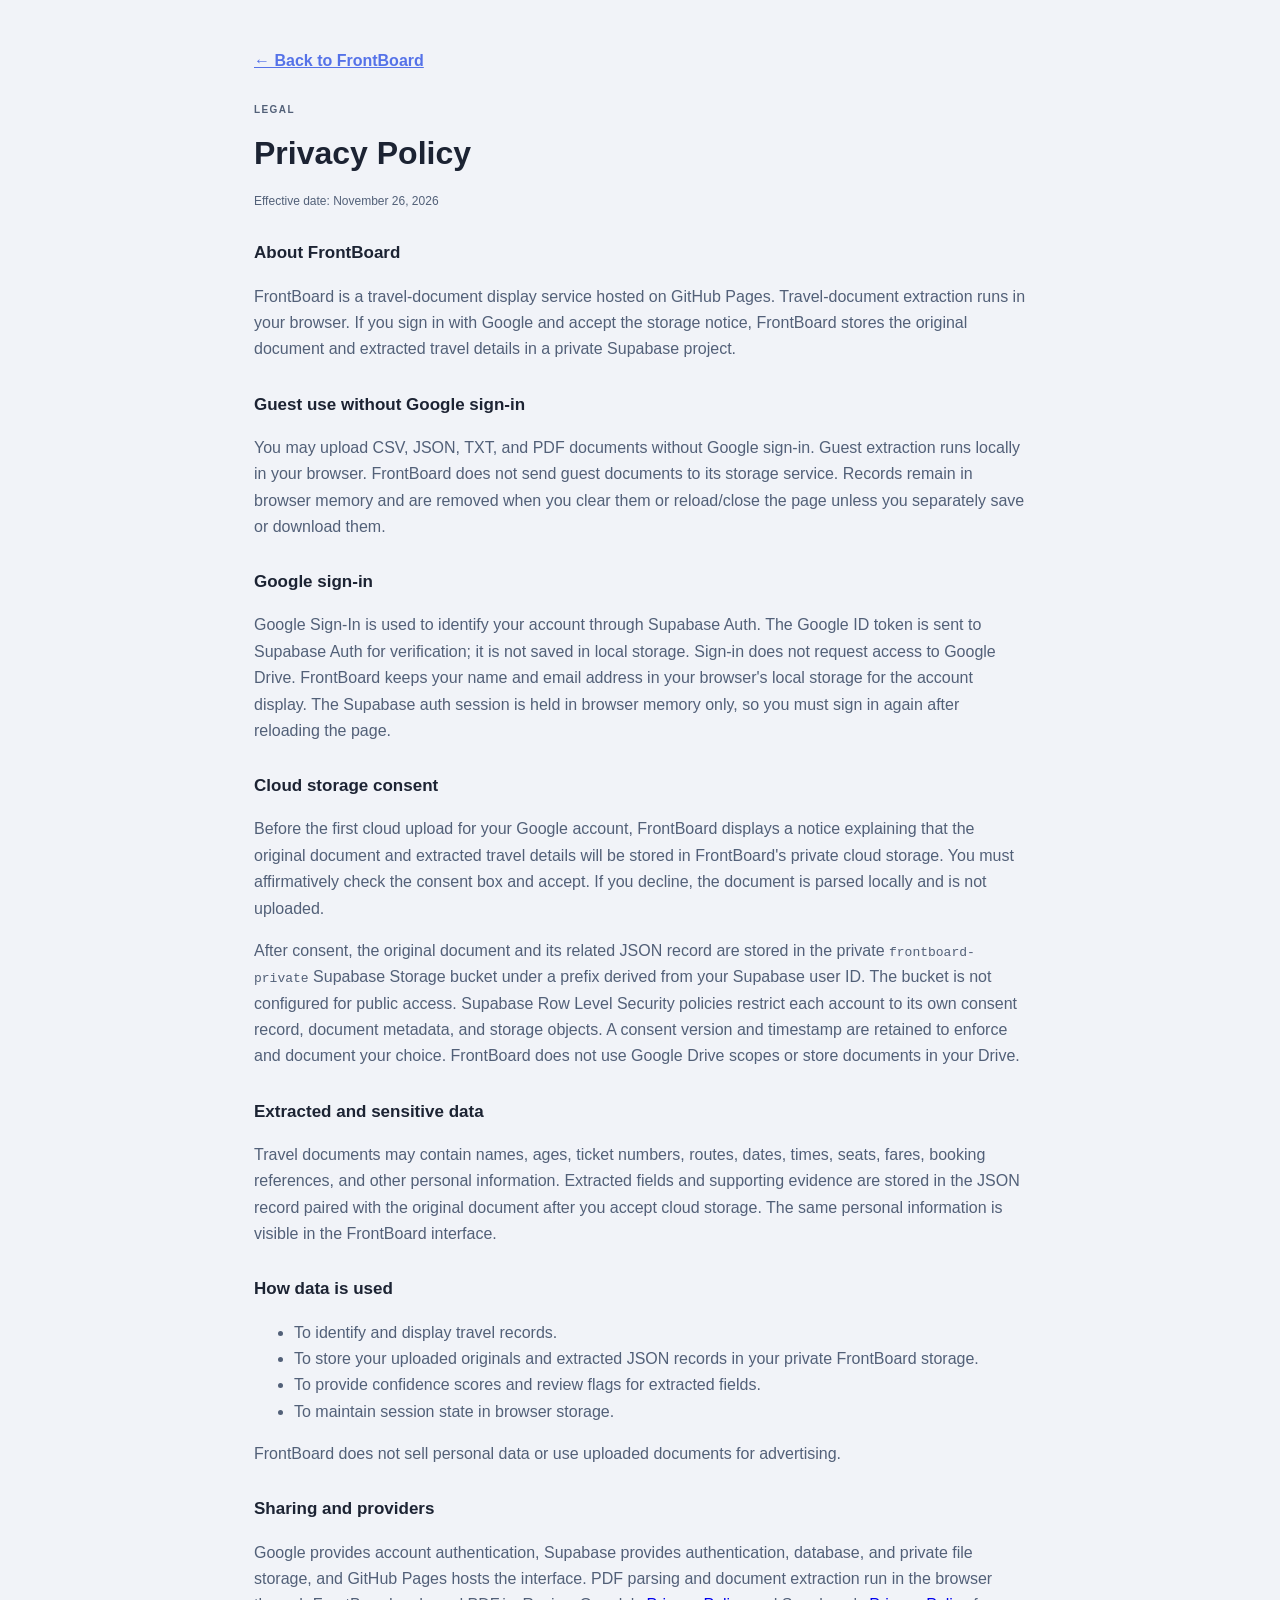
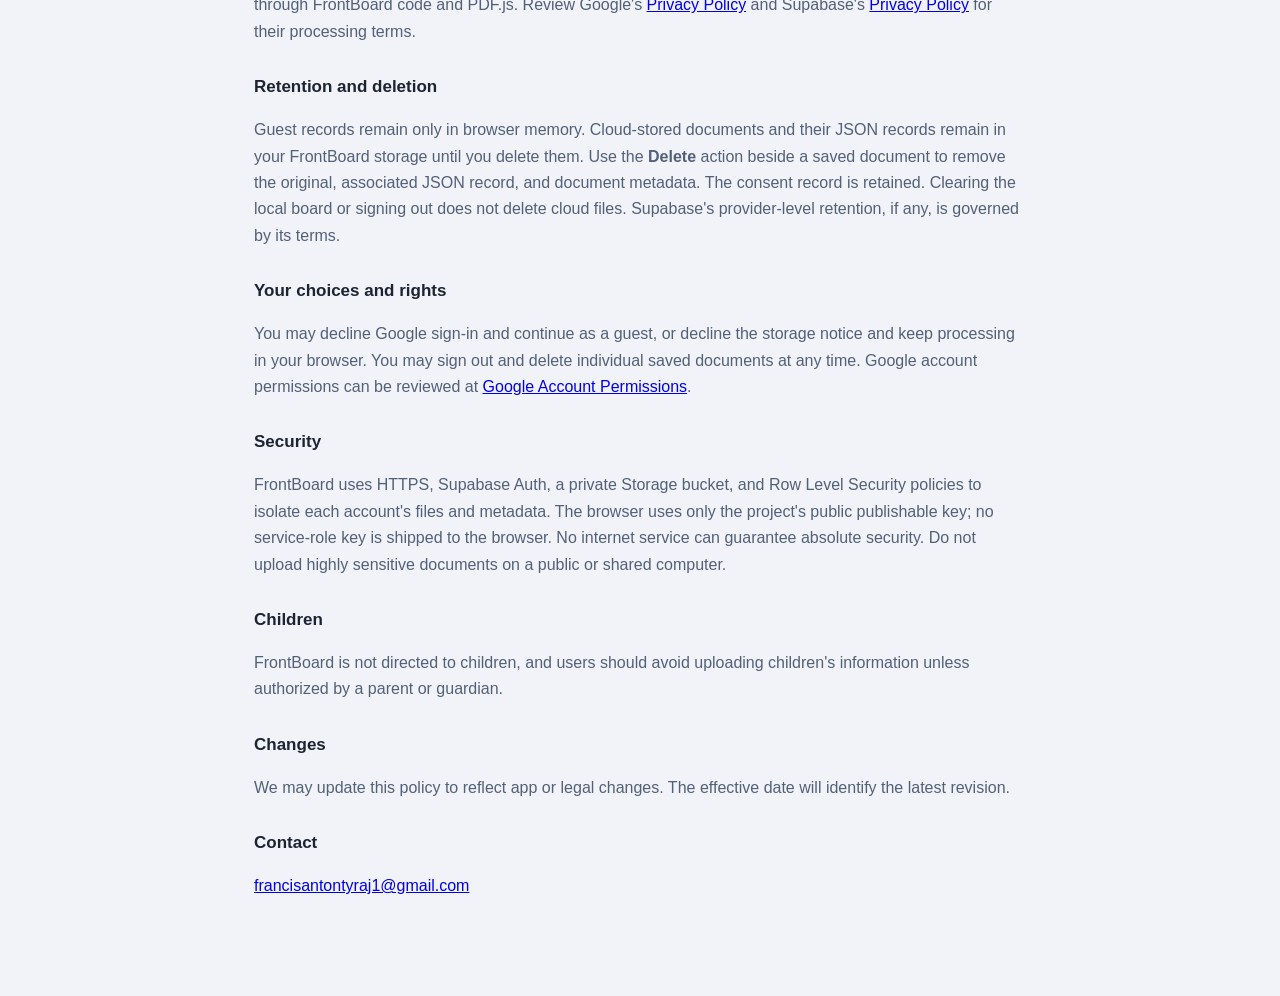
<file: privacy.html>
<!doctype html>
<html lang="en">
  <head>
    <meta charset="utf-8">
    <meta name="viewport" content="width=device-width, initial-scale=1">
    <title>FrontBoard Privacy Policy</title>
    <link rel="stylesheet" href="styles.css">
  </head>
  <body class="legal-page">
    <main class="legal-document">
      <a class="legal-back" href="./">&larr; Back to FrontBoard</a>
      <p class="eyebrow">LEGAL</p>
      <h1>Privacy Policy</h1>
      <p class="legal-effective">Effective date: November 26, 2026</p>

      <h2>About FrontBoard</h2>
      <p>FrontBoard is a travel-document display service hosted on GitHub Pages. Travel-document extraction runs in your browser. If you sign in with Google and accept the storage notice, FrontBoard stores the original document and extracted travel details in a private Supabase project.</p>

      <h2>Guest use without Google sign-in</h2>
      <p>You may upload CSV, JSON, TXT, and PDF documents without Google sign-in. Guest extraction runs locally in your browser. FrontBoard does not send guest documents to its storage service. Records remain in browser memory and are removed when you clear them or reload/close the page unless you separately save or download them.</p>

      <h2>Google sign-in</h2>
      <p>Google Sign-In is used to identify your account through Supabase Auth. The Google ID token is sent to Supabase Auth for verification; it is not saved in local storage. Sign-in does not request access to Google Drive. FrontBoard keeps your name and email address in your browser's local storage for the account display. The Supabase auth session is held in browser memory only, so you must sign in again after reloading the page.</p>

      <h2>Cloud storage consent</h2>
      <p>Before the first cloud upload for your Google account, FrontBoard displays a notice explaining that the original document and extracted travel details will be stored in FrontBoard's private cloud storage. You must affirmatively check the consent box and accept. If you decline, the document is parsed locally and is not uploaded.</p>
      <p>After consent, the original document and its related JSON record are stored in the private <code>frontboard-private</code> Supabase Storage bucket under a prefix derived from your Supabase user ID. The bucket is not configured for public access. Supabase Row Level Security policies restrict each account to its own consent record, document metadata, and storage objects. A consent version and timestamp are retained to enforce and document your choice. FrontBoard does not use Google Drive scopes or store documents in your Drive.</p>

      <h2>Extracted and sensitive data</h2>
      <p>Travel documents may contain names, ages, ticket numbers, routes, dates, times, seats, fares, booking references, and other personal information. Extracted fields and supporting evidence are stored in the JSON record paired with the original document after you accept cloud storage. The same personal information is visible in the FrontBoard interface.</p>

      <h2>How data is used</h2>
      <ul>
        <li>To identify and display travel records.</li>
        <li>To store your uploaded originals and extracted JSON records in your private FrontBoard storage.</li>
        <li>To provide confidence scores and review flags for extracted fields.</li>
        <li>To maintain session state in browser storage.</li>
      </ul>
      <p>FrontBoard does not sell personal data or use uploaded documents for advertising.</p>

      <h2>Sharing and providers</h2>
      <p>Google provides account authentication, Supabase provides authentication, database, and private file storage, and GitHub Pages hosts the interface. PDF parsing and document extraction run in the browser through FrontBoard code and PDF.js. Review Google's <a href="https://policies.google.com/privacy?hl=en" rel="noopener" target="_blank">Privacy Policy</a> and Supabase's <a href="https://supabase.com/privacy" rel="noopener" target="_blank">Privacy Policy</a> for their processing terms.</p>

      <h2>Retention and deletion</h2>
      <p>Guest records remain only in browser memory. Cloud-stored documents and their JSON records remain in your FrontBoard storage until you delete them. Use the <strong>Delete</strong> action beside a saved document to remove the original, associated JSON record, and document metadata. The consent record is retained. Clearing the local board or signing out does not delete cloud files. Supabase's provider-level retention, if any, is governed by its terms.</p>

      <h2>Your choices and rights</h2>
      <p>You may decline Google sign-in and continue as a guest, or decline the storage notice and keep processing in your browser. You may sign out and delete individual saved documents at any time. Google account permissions can be reviewed at <a href="https://myaccount.google.com/permissions" rel="noopener">Google Account Permissions</a>.</p>

      <h2>Security</h2>
      <p>FrontBoard uses HTTPS, Supabase Auth, a private Storage bucket, and Row Level Security policies to isolate each account's files and metadata. The browser uses only the project's public publishable key; no service-role key is shipped to the browser. No internet service can guarantee absolute security. Do not upload highly sensitive documents on a public or shared computer.</p>

      <h2>Children</h2>
      <p>FrontBoard is not directed to children, and users should avoid uploading children's information unless authorized by a parent or guardian.</p>

      <h2>Changes</h2>
      <p>We may update this policy to reflect app or legal changes. The effective date will identify the latest revision.</p>

      <h2>Contact</h2>
      <p><a href="mailto:francisantontyraj1@gmail.com">francisantontyraj1@gmail.com</a></p>

    </main>
  </body>
</html>
</file>
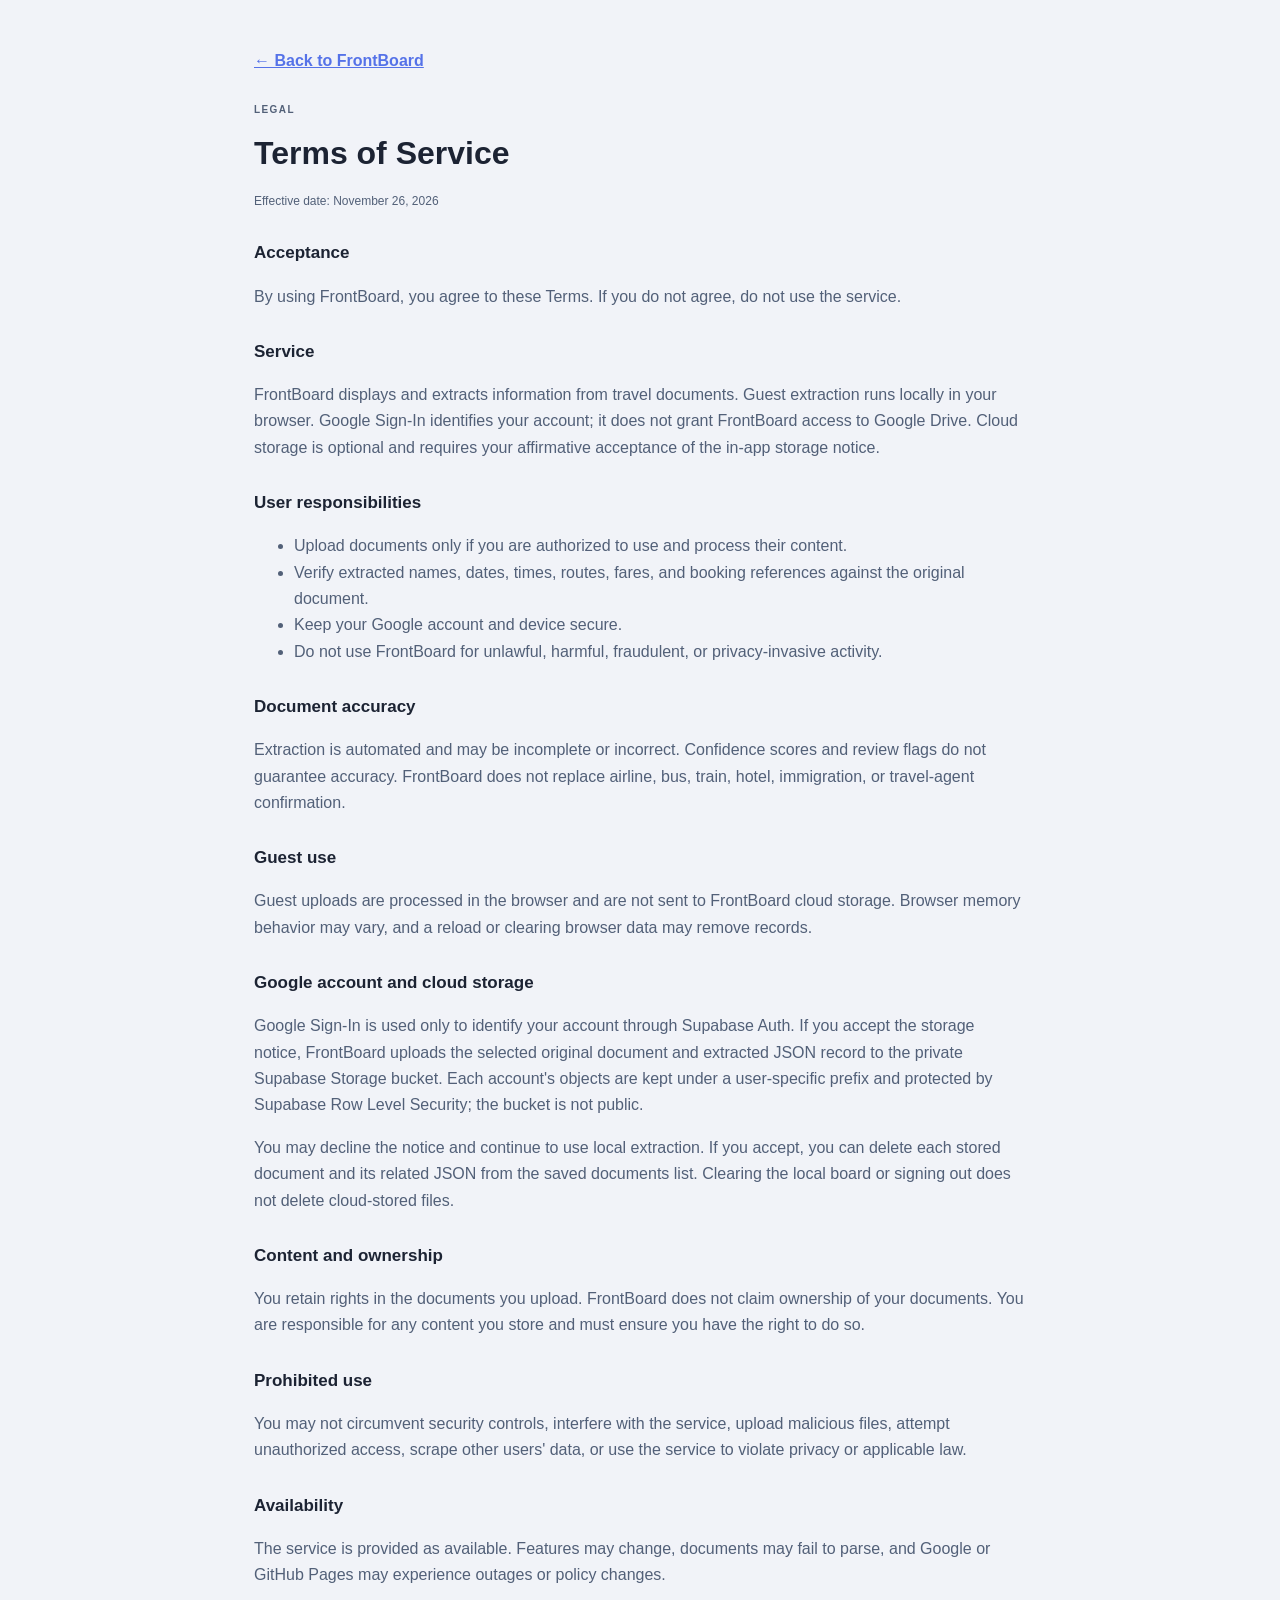
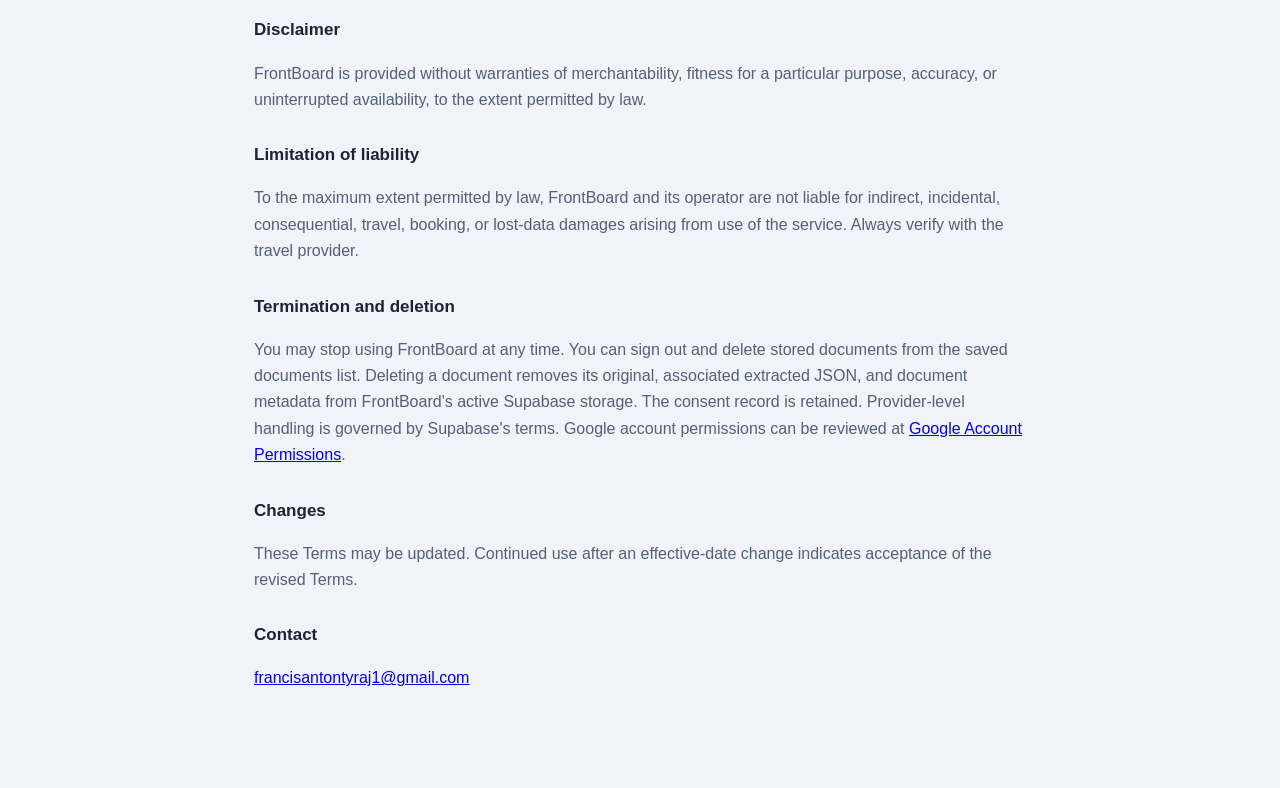
<file: terms.html>
<!doctype html>
<html lang="en">
  <head>
    <meta charset="utf-8">
    <meta name="viewport" content="width=device-width, initial-scale=1">
    <title>FrontBoard Terms of Service</title>
    <link rel="stylesheet" href="styles.css">
  </head>
  <body class="legal-page">
    <main class="legal-document">
      <a class="legal-back" href="./">&larr; Back to FrontBoard</a>
      <p class="eyebrow">LEGAL</p>
      <h1>Terms of Service</h1>
      <p class="legal-effective">Effective date: November 26, 2026</p>

      <h2>Acceptance</h2>
      <p>By using FrontBoard, you agree to these Terms. If you do not agree, do not use the service.</p>

      <h2>Service</h2>
      <p>FrontBoard displays and extracts information from travel documents. Guest extraction runs locally in your browser. Google Sign-In identifies your account; it does not grant FrontBoard access to Google Drive. Cloud storage is optional and requires your affirmative acceptance of the in-app storage notice.</p>

      <h2>User responsibilities</h2>
      <ul>
        <li>Upload documents only if you are authorized to use and process their content.</li>
        <li>Verify extracted names, dates, times, routes, fares, and booking references against the original document.</li>
        <li>Keep your Google account and device secure.</li>
        <li>Do not use FrontBoard for unlawful, harmful, fraudulent, or privacy-invasive activity.</li>
      </ul>

      <h2>Document accuracy</h2>
      <p>Extraction is automated and may be incomplete or incorrect. Confidence scores and review flags do not guarantee accuracy. FrontBoard does not replace airline, bus, train, hotel, immigration, or travel-agent confirmation.</p>

      <h2>Guest use</h2>
      <p>Guest uploads are processed in the browser and are not sent to FrontBoard cloud storage. Browser memory behavior may vary, and a reload or clearing browser data may remove records.</p>

      <h2>Google account and cloud storage</h2>
      <p>Google Sign-In is used only to identify your account through Supabase Auth. If you accept the storage notice, FrontBoard uploads the selected original document and extracted JSON record to the private Supabase Storage bucket. Each account's objects are kept under a user-specific prefix and protected by Supabase Row Level Security; the bucket is not public.</p>
      <p>You may decline the notice and continue to use local extraction. If you accept, you can delete each stored document and its related JSON from the saved documents list. Clearing the local board or signing out does not delete cloud-stored files.</p>

      <h2>Content and ownership</h2>
      <p>You retain rights in the documents you upload. FrontBoard does not claim ownership of your documents. You are responsible for any content you store and must ensure you have the right to do so.</p>

      <h2>Prohibited use</h2>
      <p>You may not circumvent security controls, interfere with the service, upload malicious files, attempt unauthorized access, scrape other users' data, or use the service to violate privacy or applicable law.</p>

      <h2>Availability</h2>
      <p>The service is provided as available. Features may change, documents may fail to parse, and Google or GitHub Pages may experience outages or policy changes.</p>

      <h2>Disclaimer</h2>
      <p>FrontBoard is provided without warranties of merchantability, fitness for a particular purpose, accuracy, or uninterrupted availability, to the extent permitted by law.</p>

      <h2>Limitation of liability</h2>
      <p>To the maximum extent permitted by law, FrontBoard and its operator are not liable for indirect, incidental, consequential, travel, booking, or lost-data damages arising from use of the service. Always verify with the travel provider.</p>

      <h2>Termination and deletion</h2>
      <p>You may stop using FrontBoard at any time. You can sign out and delete stored documents from the saved documents list. Deleting a document removes its original, associated extracted JSON, and document metadata from FrontBoard's active Supabase storage. The consent record is retained. Provider-level handling is governed by Supabase's terms. Google account permissions can be reviewed at <a href="https://myaccount.google.com/permissions" rel="noopener">Google Account Permissions</a>.</p>

      <h2>Changes</h2>
      <p>These Terms may be updated. Continued use after an effective-date change indicates acceptance of the revised Terms.</p>

      <h2>Contact</h2>
      <p><a href="mailto:francisantontyraj1@gmail.com">francisantontyraj1@gmail.com</a></p>

    </main>
  </body>
</html>
</file>
<file: styles.css>
:root {
  color-scheme: light;
  --bg: #f1f3f8;
  --panel: #f9fafc;
  --text: #1c2333;
  --muted: #767f95;
  --line: #e3e7f0;
  --nav: #151c2c;
  --blue: #5572e8;
  --green: #4eae89;
  --orange: #d99a43;
  --green-ink: #338b69;
  --orange-ink: #aa7027;
  --hover: #eef1f7;
  --nav-text: #99a3b8;
  --nav-active: #252f43;
  --fill: #eceff4;
  --fill-hover: #e2e6ec;
  --on-fill: #202124;
  --drop-bg: #f7f9fd;
  --drop-border: #cfd5e3;
  --drop-active: #eef2ff;
  --tint-blue: #edf1ff;
  --tint-green: #eaf7f1;
  --tint-orange: #fff3e4;
  --tint-red: #fff0f0;
  --tint-gray: #f0f2f7;
  --body-text: #526078;
  --danger: #b24747;
  --scroll-area: #eef0f3;
}

[data-theme="dark"] {
  color-scheme: dark;
  --bg: #2b303a;
  --panel: #353a45;
  --text: #e9ecf3;
  --muted: #a6aebf;
  --line: #454b5a;
  --nav: #23272f;
  --blue: #8296f4;
  --green: #6ec6a5;
  --orange: #e5b16b;
  --green-ink: #79cfb0;
  --orange-ink: #e3b37a;
  --hover: #3f4552;
  --nav-text: #a6aebf;
  --nav-active: #3a4150;
  --fill: #3f4552;
  --fill-hover: #474e5d;
  --on-fill: #e9ecf3;
  --drop-bg: #30353f;
  --drop-border: #565d6d;
  --drop-active: #39405e;
  --tint-blue: #3a4160;
  --tint-green: #2f4a41;
  --tint-orange: #4a4133;
  --tint-red: #4d3838;
  --tint-gray: #3f4552;
  --body-text: #b4bbc9;
  --danger: #e08585;
  --scroll-area: #2f343e;
}

* { box-sizing: border-box; }
[hidden] { display: none !important; }

body {
  margin: 0;
  min-height: 100vh;
  background: var(--bg);
  color: var(--text);
  font-family: Inter, "Segoe UI", Arial, sans-serif;
}

button, input { font: inherit; }
button { cursor: pointer; }

.sign-in-fallback {
  height: 42px;
  border: 1px solid var(--line);
  border-radius: 8px;
  padding: 0 14px;
  background: var(--panel);
  color: var(--text);
  font-weight: 750;
}
.theme-toggle {
  width: 42px;
  height: 42px;
  display: grid;
  place-items: center;
  border: 1px solid var(--line);
  border-radius: 9px;
  background: var(--panel);
  font-size: 16px;
}
.app-shell { min-height: 100vh; display: grid; grid-template-columns: 220px 1fr; }
.header-tools { display: flex; align-items: center; gap: 10px; }
.sign-in-dialog {
  width: 330px;
  max-width: calc(100% - 24px);
  border: 0;
  border-radius: 12px;
  padding: 16px;
  background: var(--panel);
  color: var(--text);
  box-shadow: 0 24px 70px rgba(17,24,39,.28);
}
.sign-in-dialog::backdrop { background: rgba(17,24,39,.18); }
.storage-consent-dialog {
  width: 460px;
  max-width: calc(100% - 24px);
  border: 0;
  border-radius: 14px;
  padding: 0;
  color: var(--text);
  background: var(--panel);
  box-shadow: 0 24px 70px rgba(17,24,39,.28);
}
.storage-consent-dialog::backdrop { background: rgba(17,24,39,.48); }
.storage-consent-content { padding: 26px; }
.storage-consent-content h2 { margin: 0 0 12px; }
.storage-consent-content p:not(.eyebrow) { color: var(--body-text); font-size: 13px; line-height: 1.55; }
.storage-consent-check { display: flex; gap: 9px; align-items: flex-start; margin: 18px 0; font-size: 12px; line-height: 1.5; }
.storage-consent-check input { flex: 0 0 auto; margin: 2px 0 0; }
.storage-consent-actions { display: flex; justify-content: flex-end; gap: 9px; }
.storage-consent-actions button {
  min-height: 38px;
  border: 1px solid var(--line);
  border-radius: 8px;
  padding: 0 12px;
  background: var(--panel);
  color: var(--text);
  font-size: 11px;
  font-weight: 750;
}
.storage-consent-actions button:last-child { border-color: var(--blue); background: var(--blue); color: #fff; }
.storage-consent-actions button:disabled { cursor: not-allowed; opacity: .5; }
.provider-list { display: grid; gap: 10px; }
.provider-button {
  height: 58px;
  display: flex;
  align-items: center;
  gap: 16px;
  border: 0;
  border-radius: 8px;
  padding: 0 18px;
  background: var(--fill);
  color: var(--on-fill);
  font-size: 20px;
  font-weight: 650;
  text-align: left;
}
.provider-button:hover { background: var(--fill-hover); }
.sign-in-dialog #google-sign-in { display: flex; justify-content: center; }
.account-control { min-width: 170px; display: flex; justify-content: flex-end; }
.account-control { position: relative; }
.account-menu {
  position: absolute;
  z-index: 20;
  top: calc(100% + 8px);
  right: 0;
  width: 150px;
  border: 1px solid var(--line);
  border-radius: 9px;
  padding: 6px;
  background: var(--panel);
  box-shadow: 0 12px 30px rgba(31,40,70,.14);
}
.account-menu button {
  width: 100%;
  height: 38px;
  border: 0;
  border-radius: 7px;
  background: transparent;
  color: var(--text);
  text-align: left;
  padding: 0 10px;
  font-size: 12px;
  font-weight: 700;
}
.account-menu button:hover { background: var(--hover); }
.signed-in-user {
  height: 42px;
  display: flex;
  align-items: center;
  gap: 8px;
  border: 1px solid var(--line);
  border-radius: 9px;
  padding: 0 10px 0 6px;
  background: var(--panel);
  color: var(--text);
  font-size: 11px;
  font-weight: 750;
}
.signed-in-avatar {
  display: grid;
  width: 30px;
  height: 30px;
  place-items: center;
  border-radius: 50%;
  background: #6374eb;
  color: #fff;
  font-size: 10px;
}

.sidebar {
  position: sticky;
  top: 0;
  height: 100vh;
  display: flex;
  flex-direction: column;
  padding: 28px 18px 20px;
  background: var(--nav);
  color: #fff;
}

.brand {
  display: flex;
  align-items: center;
  gap: 11px;
  margin: 0 8px 38px;
  color: inherit;
  text-decoration: none;
  font-size: 18px;
  font-weight: 750;
}

.brand-mark {
  display: grid;
  width: 34px;
  height: 34px;
  place-items: center;
  border-radius: 10px;
  background: #6374eb;
  box-shadow: 0 8px 20px rgba(99, 116, 235, .28);
}

nav { display: grid; gap: 7px; }
.nav-item {
  display: flex;
  align-items: center;
  gap: 12px;
  width: 100%;
  height: 46px;
  border: 0;
  border-radius: 10px;
  padding: 0 14px;
  background: transparent;
  color: var(--nav-text);
  text-align: left;
}
.nav-item span { width: 18px; text-align: center; }
.nav-item.active { background: var(--nav-active); color: #fff; }
.nav-item:hover { color: #fff; }

.sidebar-footer {
  display: flex;
  align-items: center;
  gap: 10px;
  margin-top: auto;
  padding: 18px 8px 0;
  border-top: 1px solid rgba(255,255,255,.08);
  font-size: 13px;
}
.sidebar-footer div { display: grid; }
.sidebar-footer small { margin-top: 3px; color: #8e99af; }
.avatar {
  display: grid;
  width: 38px;
  height: 38px;
  place-items: center;
  border-radius: 50%;
  background: #df9d72;
  color: #fff;
  font-size: 12px;
  font-weight: 700;
}

.board {
  min-width: 0;
  min-height: 100vh;
  display: grid;
  grid-template-columns: minmax(0, 1fr) 310px;
  gap: 24px;
  padding: 30px;
}

.feed-section { min-width: 0; }
.feed-header {
  display: flex;
  align-items: center;
  justify-content: space-between;
  height: 76px;
  margin-bottom: 18px;
}
.eyebrow {
  margin: 0 0 6px;
  color: var(--muted);
  font-size: 10px;
  font-weight: 800;
  letter-spacing: .14em;
}
h1, h2 { margin: 0; }
h1 { font-size: clamp(24px, 3vw, 32px); }
h2 { font-size: 17px; }

.summary-row {
  display: grid;
  grid-template-columns: repeat(3, minmax(0, 1fr));
  gap: 12px;
  margin-bottom: 18px;
}
.summary-card {
  display: flex;
  align-items: center;
  gap: 11px;
  min-height: 76px;
  border: 1px solid var(--line);
  border-radius: 12px;
  padding: 14px;
  background: var(--panel);
}
.summary-card div { display: grid; gap: 3px; }
.summary-card small { color: var(--muted); }
.summary-card strong { font-size: 21px; }
.summary-icon {
  display: grid;
  width: 40px;
  height: 40px;
  place-items: center;
  border-radius: 10px;
}
.summary-icon.flight { background: var(--tint-blue); color: var(--blue); }
.summary-icon.bus { background: var(--tint-green); color: var(--green); }
.summary-icon.passenger { background: var(--tint-orange); color: var(--orange); }

.ticket-list { display: grid; gap: 12px; }
.empty-state {
  min-height: 370px;
  display: grid;
  place-content: center;
  justify-items: center;
  border: 1px dashed var(--line);
  border-radius: 14px;
  background: var(--panel);
  text-align: center;
}
.empty-icon {
  display: grid;
  width: 54px;
  height: 54px;
  place-items: center;
  margin-bottom: 14px;
  border-radius: 50%;
  background: var(--tint-blue);
  color: var(--blue);
  font-size: 24px;
}
.empty-state p { max-width: 330px; margin: 8px 20px 0; color: var(--muted); font-size: 13px; }

.ticket-card {
  position: relative;
  display: grid;
  grid-template-columns: minmax(220px, 1fr) minmax(300px, 1.15fr);
  align-items: center;
  min-height: 150px;
  overflow: hidden;
  border: 1px solid var(--line);
  border-radius: 14px;
  background: var(--panel);
  box-shadow: 0 8px 24px rgba(31,40,70,.025);
}
.ticket-rail { position: absolute; inset: 0 auto 0 0; width: 5px; background: var(--blue); }
.ticket-rail.bus { background: var(--green); }
.ticket-rail.ticket { background: var(--orange); }
.ticket-main { padding: 22px 18px 22px 24px; }
.ticket-heading { display: flex; align-items: center; gap: 8px; margin-bottom: 22px; }
.ticket-type {
  border-radius: 999px;
  padding: 6px 9px;
  background: var(--tint-blue);
  color: var(--blue);
  font-size: 10px;
  font-weight: 800;
  text-transform: uppercase;
}
.ticket-type.bus { background: var(--tint-green); color: var(--green-ink); }
.ticket-type.ticket { background: var(--tint-orange); color: var(--orange-ink); }
.ticket-status {
  border-radius: 999px;
  padding: 6px 9px;
  background: var(--tint-gray);
  color: var(--muted);
  font-size: 10px;
  font-weight: 700;
}
.confidence-badge {
  margin-left: auto;
  color: var(--green);
  font-size: 10px;
  font-weight: 800;
}
.review-status { background: var(--tint-orange); color: var(--orange-ink); }
.merged-status { background: var(--tint-green); color: var(--green-ink); }
.review-details {
  grid-column: 1 / -1;
  display: grid;
  gap: 5px;
  border-top: 1px solid var(--line);
  padding-top: 10px;
  color: var(--muted);
  font-size: 10px;
}
.ticket-route { min-height: 35px; font-size: 18px; font-weight: 800; }
.route-arrow { margin: 0 7px; color: var(--muted); }
.ticket-number { margin-top: 7px; color: var(--muted); font-size: 11px; }
.ticket-details {
  display: grid;
  grid-template-columns: repeat(2, minmax(auto, 1fr));
  gap: 16px 24px;
  border-left: 1px solid var(--line);
  margin: 18px 0;
  padding: 8px 24px;
}
.ticket-details div { display: grid; gap: 5px; }
.ticket-details small { color: var(--muted); font-size: 10px; text-transform: uppercase; letter-spacing: .08em; }
.ticket-details strong { font-size: 12px; overflow-wrap: anywhere; }
.ticket-details strong.detail-value { white-space: nowrap; }
.travellers { grid-column: 1 / -1; }
.traveller-toggle {
  justify-self: start;
  display: inline-flex;
  align-items: center;
  gap: 6px;
  border: 1px solid var(--line);
  border-radius: 999px;
  padding: 6px 12px;
  background: var(--tint-blue);
  color: var(--blue);
  font-size: 10px;
  font-weight: 800;
  text-transform: uppercase;
  letter-spacing: .08em;
}
.traveller-toggle .chevron { font-size: 11px; transition: transform .15s ease; }
.traveller-toggle.expanded .chevron { transform: rotate(180deg); }
.traveller-details { margin-top: 4px; }
.passenger-row {
  display: grid;
  grid-template-columns: minmax(120px, 1fr) minmax(180px, 1fr);
  gap: 8px;
  padding: 5px 0;
  border-top: 1px solid var(--line);
}
.passenger-row:first-of-type { border-top: 0; }
.passenger-row span { color: var(--muted); font-size: 11px; }

.right-panel { display: grid; align-content: start; gap: 18px; }
.clock-card, .upload-card {
  border: 1px solid var(--line);
  border-radius: 14px;
  background: var(--panel);
}
.clock-card { min-height: 170px; padding: 24px; }
.clock-card time {
  display: block;
  margin: 12px 0 14px;
  font-size: clamp(34px, 4vw, 46px);
  font-weight: 750;
  letter-spacing: -.04em;
  font-variant-numeric: tabular-nums;
}
.clock-meta { display: flex; align-items: center; justify-content: space-between; color: var(--muted); font-size: 11px; }
.clock-meta strong { color: var(--blue); }

.upload-card { padding: 20px; }
.upload-heading { display: flex; align-items: center; justify-content: space-between; margin-bottom: 16px; }
.file-count {
  display: grid;
  width: 28px;
  height: 28px;
  place-items: center;
  border-radius: 50%;
  background: var(--tint-blue);
  color: var(--blue);
  font-size: 11px;
  font-weight: 800;
}
.drop-zone {
  min-height: 150px;
  display: grid;
  place-items: center;
  align-content: center;
  gap: 7px;
  border: 1px dashed var(--drop-border);
  border-radius: 12px;
  background: var(--drop-bg);
  text-align: center;
  cursor: pointer;
  transition: .15s ease;
}
.drop-zone.dragging { border-color: var(--blue); background: var(--drop-active); }
.drop-zone input { display: none; }
.upload-icon {
  display: grid;
  width: 42px;
  height: 42px;
  place-items: center;
  border-radius: 50%;
  background: var(--tint-blue);
  color: var(--blue);
  font-size: 20px;
}
.drop-zone strong { font-size: 12px; }
.drop-zone small { color: var(--muted); font-size: 10px; }
.loaded-files { display: grid; gap: 8px; margin-top: 12px; }
.saved-documents-section { margin-top: 16px; border-top: 1px solid var(--line); padding-top: 14px; }
.saved-documents-heading { display: flex; align-items: center; justify-content: space-between; font-size: 11px; }
.saved-documents-heading .file-count { width: 24px; height: 24px; }
.saved-file { grid-template-columns: 34px minmax(0, 1fr) auto; }
.saved-file-actions { display: flex; align-items: center; gap: 4px; }
.saved-file-actions button {
  border: 0;
  border-radius: 6px;
  padding: 7px 6px;
  background: var(--tint-blue);
  color: var(--blue);
  font-size: 9px;
  font-weight: 750;
}
.saved-file-actions .saved-file-delete { background: var(--tint-red); color: var(--danger); }
.saved-documents-empty { margin: 5px 0 0; color: var(--muted); font-size: 10px; text-align: center; }
.loaded-file {
  display: grid;
  grid-template-columns: 34px 1fr;
  align-items: center;
  gap: 8px;
  min-height: 48px;
  border: 1px solid var(--line);
  border-radius: 9px;
  padding: 7px;
}
.loaded-file.error { border-color: #efb0b0; }
.file-badge {
  display: grid;
  width: 34px;
  height: 34px;
  place-items: center;
  border-radius: 7px;
  background: var(--tint-blue);
  color: var(--blue);
  font-size: 8px;
  font-weight: 800;
}
.loaded-file div { display: grid; min-width: 0; }
.loaded-file strong { overflow: hidden; text-overflow: ellipsis; white-space: nowrap; font-size: 10px; }
.loaded-file .file-link {
  overflow: hidden;
  text-overflow: ellipsis;
  white-space: nowrap;
  border: 0;
  padding: 0;
  background: transparent;
  color: var(--text);
  font-size: 10px;
  font-weight: 700;
  text-align: left;
  text-decoration: underline;
  text-underline-offset: 2px;
  text-decoration-color: var(--line);
}
.loaded-file .file-link:hover { color: var(--blue); text-decoration-color: var(--blue); }
.loaded-file small { margin-top: 3px; color: var(--muted); font-size: 9px; }
.upload-status { min-height: 32px; margin: 12px 0 8px; color: var(--muted); font-size: 10px; text-align: center; }
.clear-button {
  width: 100%;
  height: 38px;
  border: 1px solid var(--line);
  border-radius: 8px;
  background: transparent;
  color: var(--text);
  font-size: 11px;
  font-weight: 700;
}
.clear-button:disabled { cursor: not-allowed; opacity: .45; }
.legal-links {
  display: flex;
  justify-content: center;
  gap: 14px;
  margin-top: 10px;
  font-size: 10px;
}
.legal-links a { color: var(--muted); }
.legal-page {
  display: block;
  background: var(--bg);
}
.legal-document {
  max-width: 820px;
  margin: 0 auto;
  padding: 48px 24px 80px;
  color: var(--text);
  line-height: 1.65;
}
.legal-document h1 { margin: 8px 0 10px; }
.legal-document h2 { margin-top: 28px; }
.legal-document p, .legal-document li { color: var(--body-text); }
.legal-effective { color: var(--muted); font-size: 12px; }
.legal-back { display: inline-block; margin-bottom: 28px; color: var(--blue); font-weight: 700; }
.storage-status {
  min-height: 18px;
  margin: 8px 0;
  color: var(--muted);
  font-size: 9px;
  text-align: center;
}
.storage-note { margin: 7px 0 0; color: var(--muted); font-size: 9px; line-height: 1.45; text-align: center; }

.pdf-preview-dialog {
  width: min(960px, calc(100vw - 40px));
  height: min(86vh, 940px);
  max-width: none;
  max-height: none;
  padding: 0;
  border: 1px solid var(--line);
  border-radius: 16px;
  background: var(--panel);
  color: var(--text);
  overflow: hidden;
  box-shadow: 0 30px 80px rgba(17,24,39,.35);
}
.pdf-preview-dialog::backdrop { background: rgba(17,24,39,.55); }
.pdf-preview-frame { display: flex; flex-direction: column; height: 100%; }
.pdf-preview-header {
  display: flex;
  align-items: center;
  gap: 12px;
  padding: 14px 18px;
  border-bottom: 1px solid var(--line);
}
.pdf-preview-header strong { font-size: 13px; }
.pdf-preview-hint { margin-left: auto; color: var(--muted); font-size: 11px; }
.pdf-preview-close {
  width: 32px;
  height: 32px;
  border: 1px solid var(--line);
  border-radius: 8px;
  background: var(--panel);
  color: var(--text);
  font-size: 13px;
}
.pdf-preview-scroll { flex: 1; overflow-y: auto; background: var(--scroll-area); padding: 22px; }
.pdf-preview-pages { display: grid; gap: 18px; justify-content: center; }
.pdf-preview-page { display: block; max-width: 100%; height: auto; background: #fff; box-shadow: 0 8px 24px rgba(17,24,39,.25); }
.pdf-preview-note { color: var(--muted); font-size: 13px; }

@media (max-width: 1080px) {
  .app-shell { grid-template-columns: 74px 1fr; }
  .sidebar { padding-inline: 12px; }
  .brand { justify-content: center; margin-inline: 0; }
  .brand > span:last-child, .nav-item { font-size: 0; }
  .nav-item { justify-content: center; padding: 0; }
  .nav-item span { font-size: 16px; }
  .sidebar-footer { justify-content: center; }
  .sidebar-footer div { display: none; }
  .board { grid-template-columns: minmax(0, 1fr) 280px; padding: 24px; }
}

@media (max-width: 820px) {
  .app-shell { display: block; }
  .sidebar {
    position: static;
    height: auto;
    display: block;
    padding: 12px;
  }
  .brand, .sidebar-footer { display: none; }
  nav { grid-template-columns: repeat(3, 1fr); }
  .nav-item { height: 42px; }
  .board { grid-template-columns: 1fr; padding: 18px 16px; }
  .right-panel { grid-row: 1; grid-template-columns: 1fr 1fr; }
  .feed-section { grid-row: 2; }
  .ticket-card { grid-template-columns: 1fr; }
  .ticket-details { grid-template-columns: minmax(0, 1fr); border-left: 0; border-top: 1px solid var(--line); margin: 0 20px; padding: 16px 0; }
  .ticket-details strong.detail-value { white-space: normal; }
}

@media (max-width: 580px) {
  .right-panel { grid-template-columns: 1fr; }
  .summary-row { grid-template-columns: 1fr; }
  .feed-header { height: auto; align-items: end; gap: 12px; }
  .ticket-card { min-height: 220px; }
}
</file>
